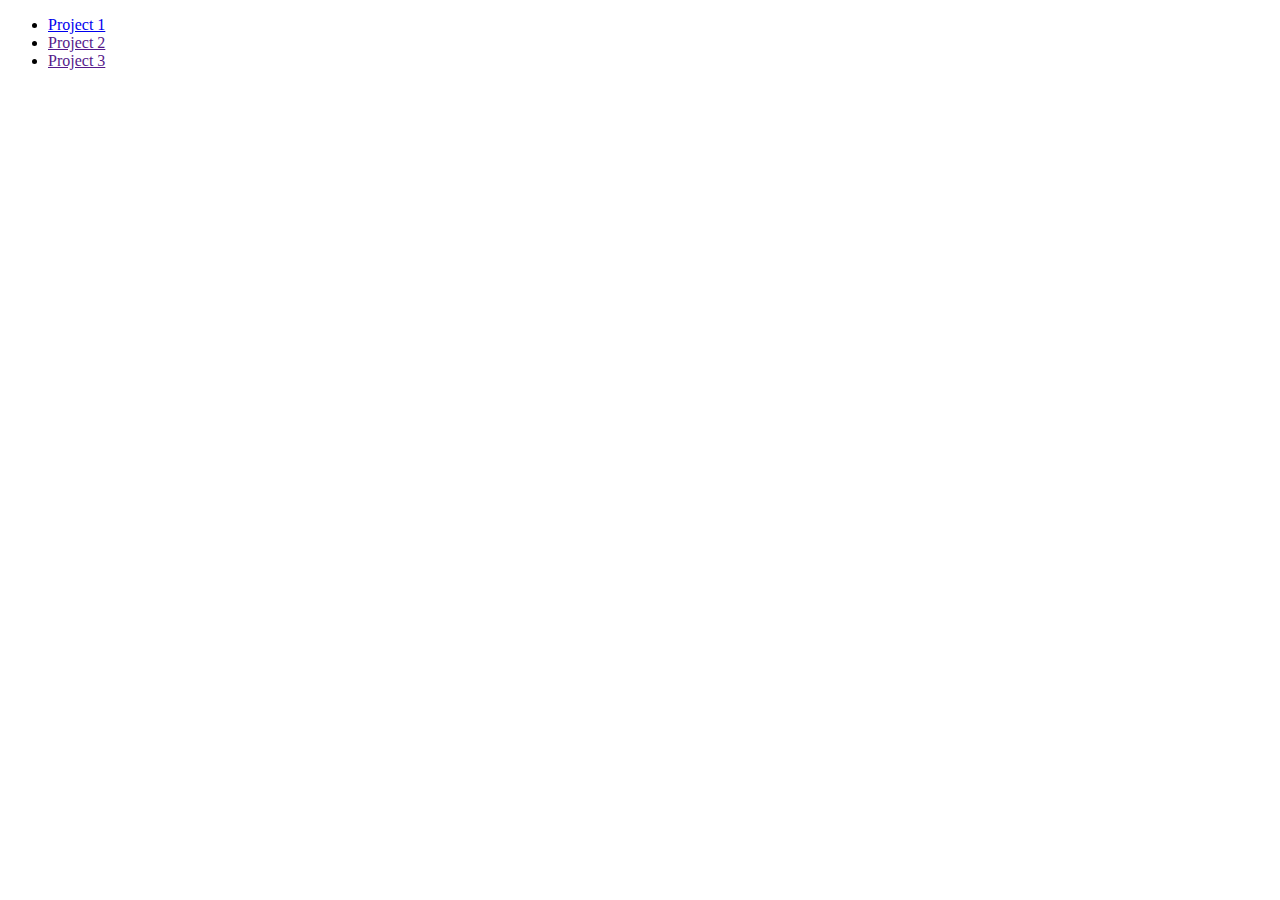
<file: index.html>
<!DOCTYPE html>
<html lang="en">
  <head>
    <meta charset="UTF-8" />
    <meta name="viewport" content="width=device-width, initial-scale=1.0" />
    <title>FrontBlocks</title>
  </head>
  <body>
    <ul>
      <li><a href="projects/./project1/index.html">Project 1</a></li>
      <li><a href="">Project 2</a></li>
      <li><a href="">Project 3</a></li>
    </ul>
  </body>
</html>
</file>
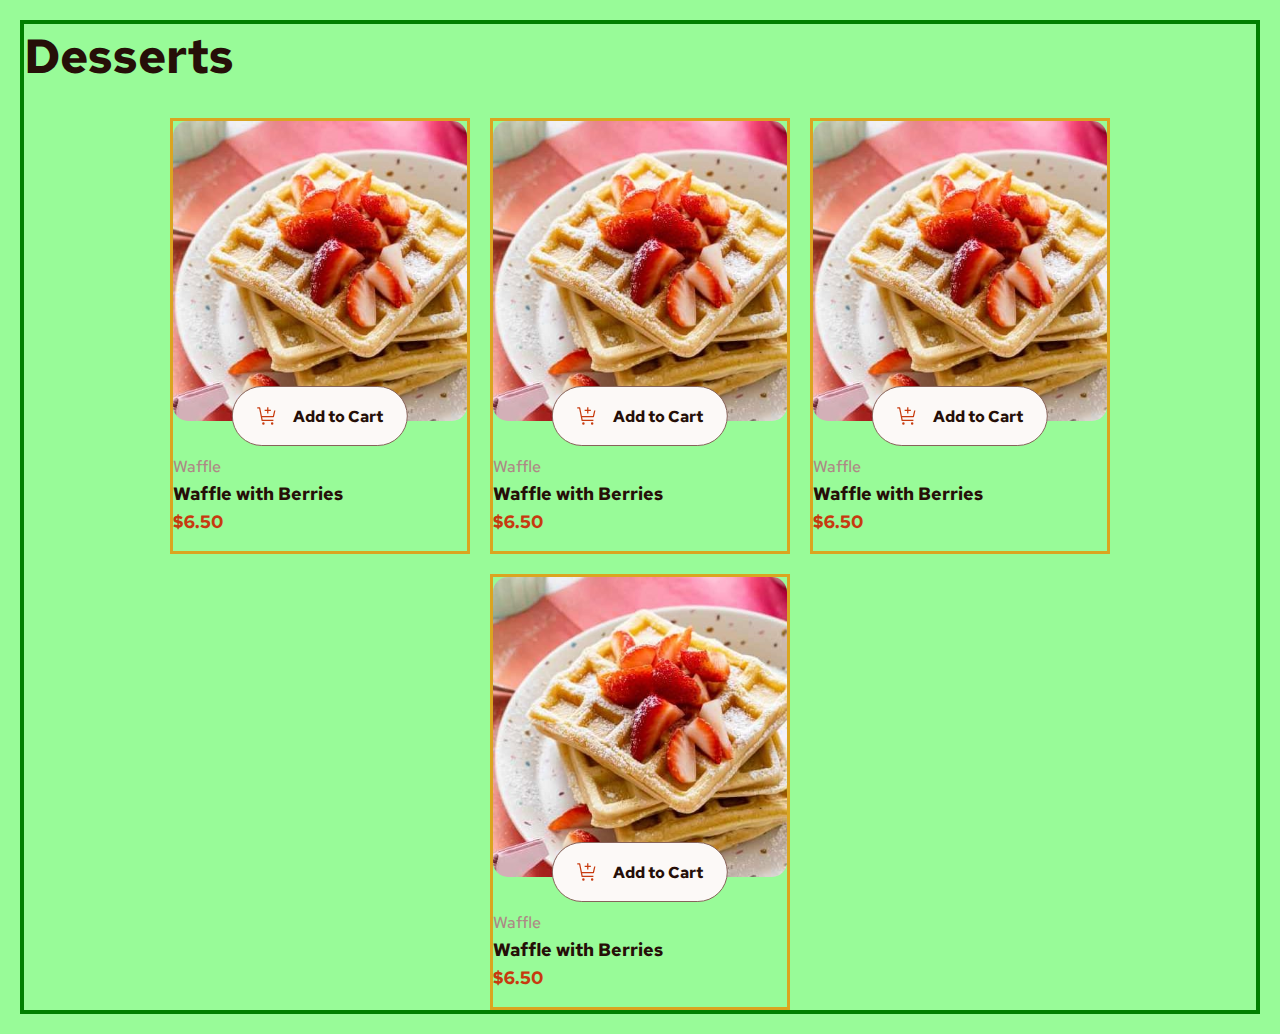
<file: projects/project1/index.html>
<!DOCTYPE html>
<html lang="en">
  <head>
    <meta charset="UTF-8" />
    <meta name="viewport" content="width=device-width, initial-scale=1.0" />
    <title>Product list with cart</title>
    <link rel="stylesheet" href="./styles.css" />
  </head>
  <body>
    <div class="desserts">
      <h1>Desserts</h1>

      <div class="menu_desserts">
        <div class="dessert">
          <div class="thumbnail"></div>
          <div class="dessert_info">
            <div class="dessert_name">Waffle</div>
            <div class="dessert_description">Waffle with Berries</div>
            <div class="dessert_price">$6.50</div>

            <div class="add_button">
              <div class="cart_icon"></div>
              <div class="button_text">Add to Cart</div>
            </div>
          </div>
        </div>

        <div class="dessert">
          <div class="thumbnail"></div>
          <div class="dessert_info">
            <div class="dessert_name">Waffle</div>
            <div class="dessert_description">Waffle with Berries</div>
            <div class="dessert_price">$6.50</div>

            <div class="add_button">
              <div class="cart_icon"></div>
              <div class="button_text">Add to Cart</div>
            </div>
          </div>
        </div>

        <div class="dessert">
          <div class="thumbnail"></div>
          <div class="dessert_info">
            <div class="dessert_name">Waffle</div>
            <div class="dessert_description">Waffle with Berries</div>
            <div class="dessert_price">$6.50</div>

            <div class="add_button">
              <div class="cart_icon"></div>
              <div class="button_text">Add to Cart</div>
            </div>
          </div>
        </div>

        <div class="dessert">
          <div class="thumbnail"></div>
          <div class="dessert_info">
            <div class="dessert_name">Waffle</div>
            <div class="dessert_description">Waffle with Berries</div>
            <div class="dessert_price">$6.50</div>

            <div class="add_button">
              <div class="cart_icon"></div>
              <div class="button_text">Add to Cart</div>
            </div>
          </div>
        </div>
      </div>
    </div>

    <div class="cart"></div>
    <script src="./script.js"></script>
  </body>
</html>
</file>
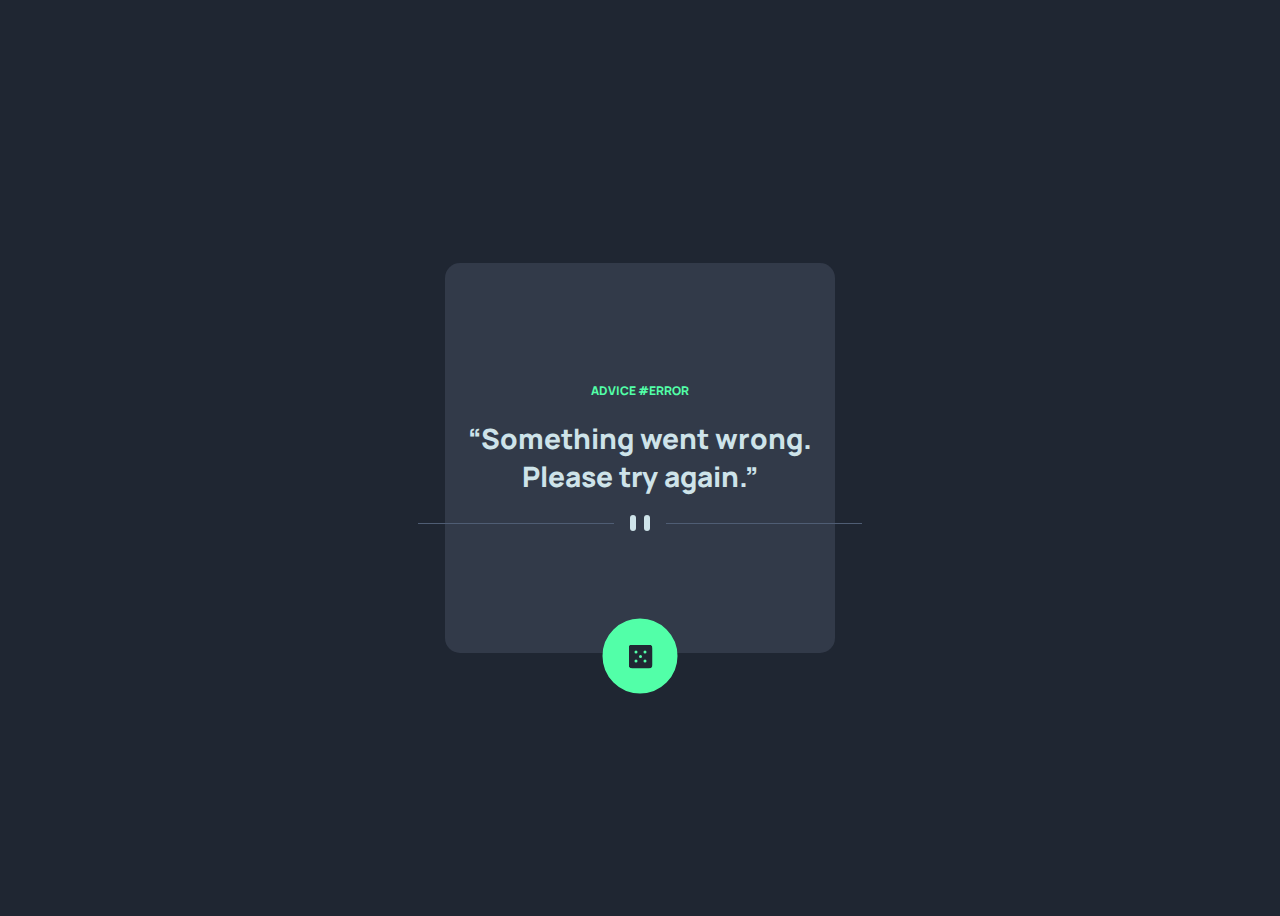
<file: projects/project2/index.html>
<!DOCTYPE html>
<html lang="en">
  <head>
    <meta charset="UTF-8" />
    <meta name="viewport" content="width=device-width, initial-scale=1.0" />
    <meta name="description" content="Advice generator app" />
    <meta name="keywords" content="Advice, Advice generator, Motivation" />
    <title>Advice generator app</title>
    <link rel="stylesheet" href="./styles.css" />
  </head>
  <body>
    <div class="container">
      <div class="advice_number"></div>

      <q class="advice_text"></q>

      <div class="pause">
        <picture>
          <source
            media="(min-width: 768px)"
            srcset="./assets/pattern-divider-desktop.svg"
          />
          <img src="./assets/pattern-divider-mobile.svg" alt="icon divider" />
        </picture>
      </div>

      <button class="dice">
        <img src="./assets/icon-dice.svg" alt="icon dice" />
      </button>
    </div>

    <script src="./script.js"></script>
  </body>
</html>
</file>
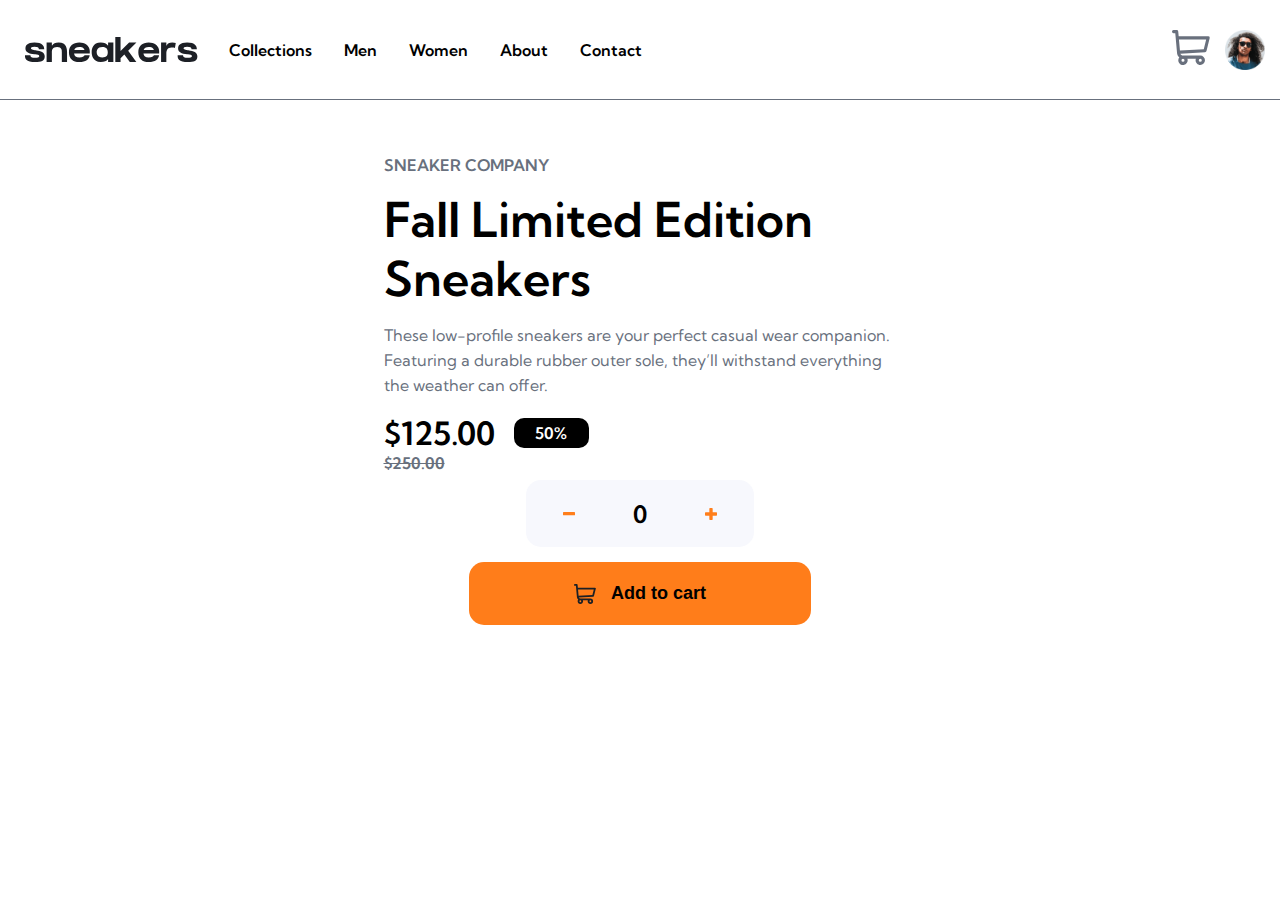
<file: projects/project5/index.html>
<!DOCTYPE html>
<html lang="en">
  <head>
    <meta charset="UTF-8" />
    <meta name="viewport" content="width=device-width, initial-scale=1.0" />
    <meta name="description" content="E-commerce product page" />
    <title>E-commerce product page</title>
    <link rel="stylesheet" href="./styles.css" />
  </head>
  <body>
    <header>
      <nav>
        <section class="menu_section nav_section">
          <!-- navBar -->
          <div id="myModal">
            <div class="topnav" id="myTopnav">
              <a href="#collections" class="collections">Collections</a>
              <a href="#men">Men</a>
              <a href="#women">Women</a>
              <a href="#about">About</a>
              <a href="#contact">Contact</a>

              <img
                id="menu"
                class="menu_icon icon"
                src="./assets/icon-menu.svg"
                alt="icon"
              />

              <img
                id="closeMenu"
                class="close_icon"
                src="./assets/icon-close.svg"
                alt="icon"
              />
            </div>
          </div>

          <img src="./assets/logo.svg" alt="brand logo" class="brand_logo" />
        </section>

        <section class="cart_section nav_section">
          <div id="shoppingCart" class="shopping_cart">
            <img src="./assets/icon-cart.svg" alt="icon" class="icon_cart" />

            <p id="itemsInCart" class="items_in_cart"></p>
          </div>

          <section class="cart_popup" id="cartPopup">
            <div class="cart_notification"><p>Cart</p></div>

            <div class="cart_body">
              <p class="cart_body_p">Your cart is empty.</p>

              <div class="cart_oder">
                <div class="checkout_order">
                  <div class="order_popup">
                    <img
                      src="./assets/image-product-1-thumbnail.jpg"
                      alt="product"
                      class="product_cart_img"
                    />

                    <div class="paragraph_cart">
                      <p class="fall_limited">Fall Limited Edition Sneakers</p>

                      <p class="quantity_total">
                        $125.00 x
                        <span id="quantity" class="quantity_total"></span
                        ><span class="totalUSD" id="totalUSD"></span>
                      </p>
                    </div>
                  </div>

                  <img
                    src="./assets/icon-delete.svg"
                    alt="icon"
                    class="delete_icon"
                    id="deleteButton"
                  />
                </div>

                <div class="checkout_button">
                  <button id="checkoutButton">
                    <p>Checkout</p>
                  </button>
                </div>
              </div>
            </div>
          </section>

          <img src="./assets/image-avatar.png" alt="avatar" class="avatar" />
        </section>
      </nav>
    </header>

    <main>
      <div class="slideshow_container">
        <div class="mySlides fade">
          <img
            src="./assets/image-product-1.jpg"
            class="product_img"
            alt="product image"
          />
        </div>

        <div class="mySlides fade">
          <img
            src="./assets/image-product-2.jpg"
            class="product_img"
            alt="product image"
          />
        </div>

        <div class="mySlides fade">
          <img
            src="./assets/image-product-3.jpg"
            class="product_img"
            alt="product image"
          />
        </div>

        <div class="mySlides fade">
          <img
            src="./assets/image-product-4.jpg"
            class="product_img"
            alt="product image"
          />
        </div>

        <a class="prev" id="previous">
          <img src="./assets/icon-previous.svg" alt="icon" />
        </a>
        <a class="next" id="next">
          <img src="./assets/icon-next.svg" alt="icon"
        /></a>
      </div>

      <article class="info">
        <p class="title">SNEAKER COMPANY</p>
        <p class="heading">Fall Limited Edition <br />Sneakers</p>

        <p class="shoe_info">
          These low-profile sneakers are your perfect casual wear companion.
          Featuring a durable rubber outer sole, they’ll withstand everything
          the weather can offer.
        </p>

        <div class="price_container">
          <div class="price_child_one">
            <p class="current_price">$125.00</p>
            <p class="discount">50%</p>
          </div>

          <div class="price_child_two">$250.00</div>
        </div>
        <!-- -->
        <div class="counter">
          <img
            id="decrease"
            class="decrease"
            src="./assets/icon-minus.svg"
            alt="icon"
          />

          <p id="numberOfItems" class="number_of_items">0</p>

          <img
            id="increase"
            class="increase"
            src="./assets/icon-plus.svg"
            alt="icon"
          />
        </div>

        <button id="addToCart" class="addToCartButton">
          <svg width="22" height="20" xmlns="http://www.w3.org/2000/svg">
            <path
              d="M20.925 3.641H3.863L3.61.816A.896.896 0 0 0 2.717 0H.897a.896.896 0 1 0 0 1.792h1l1.031 11.483c.073.828.52 1.726 1.291 2.336C2.83 17.385 4.099 20 6.359 20c1.875 0 3.197-1.87 2.554-3.642h4.905c-.642 1.77.677 3.642 2.555 3.642a2.72 2.72 0 0 0 2.717-2.717 2.72 2.72 0 0 0-2.717-2.717H6.365c-.681 0-1.274-.41-1.53-1.009l14.321-.842a.896.896 0 0 0 .817-.677l1.821-7.283a.897.897 0 0 0-.87-1.114ZM6.358 18.208a.926.926 0 0 1 0-1.85.926.926 0 0 1 0 1.85Zm10.015 0a.926.926 0 0 1 0-1.85.926.926 0 0 1 0 1.85Zm2.021-7.243-13.8.81-.57-6.341h15.753l-1.383 5.53Z"
              fill="hsl(220, 13%, 13%)"
              fill-rule="nonzero"
            />
          </svg>

          <p>Add to cart</p>
        </button>
      </article>
    </main>

    <script src="./script.js"></script>
  </body>
</html>
</file>
<file: projects/project1/styles.css>
@import url("https://fonts.googleapis.com/css2?family=Red+Hat+Text:ital,wght@0,300..700;1,300..700&display=swap");
/* Mobile: 375px - Desktop: 1440px */
* {
  margin: 0;
  padding: 0;
  box-sizing: border-box;
}

body {
  font-family: "Red Hat Text", sans-serif;
  font-optical-sizing: auto;
  font-style: normal;
  font-weight: 700;
  font-size: 24px;
  text-align: center;
  display: flex;
  flex-direction: column;
  background: hsl(20, 50%, 98%);
  min-height: 100vh;
  padding: 20px;
}

.dessert_info, .dessert {
  display: flex;
  flex-direction: column;
}

.desserts {
  border: 4px solid green;
}
.desserts h1 {
  color: hsl(14, 65%, 9%);
  text-align: left;
  margin-bottom: 30px;
}

.menu_desserts {
  display: flex;
  justify-content: center;
  align-items: center;
  flex-direction: column;
  gap: 20px;
}

.dessert {
  width: 100%; /* */
}

.thumbnail {
  height: 300px;
  width: 100%;
  background-image: url("/projects/project1/assets/images/image-waffle-mobile.jpg");
  background-repeat: no-repeat;
  background-size: cover;
  background-position: center center;
  border-radius: 15px;
}

.dessert_info {
  align-items: flex-start;
  gap: 5px;
  height: 130px;
  position: relative;
}

.dessert_name {
  font-family: "Red Hat Text", sans-serif;
  font-optical-sizing: auto;
  font-style: normal;
  font-weight: 500;
  font-size: 16px;
  text-align: center;
  color: hsl(7, 20%, 60%);
  margin-top: 35px;
}

.dessert_description {
  font-family: "Red Hat Text", sans-serif;
  font-optical-sizing: auto;
  font-style: normal;
  font-weight: 700;
  font-size: 18px;
  text-align: center;
  color: hsl(14, 65%, 9%);
}

.dessert_price {
  font-family: "Red Hat Text", sans-serif;
  font-optical-sizing: auto;
  font-style: normal;
  font-weight: 700;
  font-size: 18px;
  text-align: center;
  color: hsl(14, 86%, 42%);
}

.add_button {
  width: 60%;
  height: 60px;
  border: 1px solid hsl(12, 20%, 44%);
  border-radius: 50px;
  background-color: hsl(20, 50%, 98%);
  display: flex;
  justify-content: center;
  align-items: center;
  gap: 15px;
  position: absolute;
  top: -5px;
  left: 50%;
  transform: translate(-50%, -50%);
}
.add_button:hover {
  cursor: pointer;
}

.button_text {
  font-family: "Red Hat Text", sans-serif;
  font-optical-sizing: auto;
  font-style: normal;
  font-weight: 700;
  font-size: 16px;
  text-align: center;
  color: hsl(14, 65%, 9%);
}

.cart_icon {
  background-image: url("/projects/project1/assets/images/icon-add-to-cart.svg");
  width: 21px;
  height: 20px;
}

/* */
.cart {
  background-color: lightcoral;
}

@media screen and (min-width: 768px) {
  body {
    background: palevioletred;
  }
  .dessert {
    border: 3px solid goldenrod;
    width: 300px;
  }
  .menu_desserts {
    flex-direction: row;
    flex-wrap: wrap;
  }
}
@media screen and (min-width: 1200px) {
  body {
    background: palegreen;
  }
}

/*# sourceMappingURL=styles.css.map */
</file>
<file: projects/project2/styles.css>
/* 
- Mobile: 375px
- Desktop: 1440px
 These are just the design sizes. Ensure content is responsive and meets WCAG requirements by testing the full range of screen sizes from 320px to large screens.
- Font size (quote): 28px
*/
@import url("https://fonts.googleapis.com/css2?family=Manrope:wght@200..800&display=swap");
.dice, .pause, .container {
  display: flex;
  justify-content: center;
  align-items: center;
}

body {
  background-color: hsl(218, 23%, 16%);
  display: flex;
  justify-content: center;
  align-items: center;
  min-height: 100vh;
}

.container {
  background: hsl(217, 19%, 24%);
  border-radius: 15px;
  height: 350px;
  width: 350px;
  padding: 20px;
  flex-direction: column;
  gap: 20px;
  position: relative;
}

.advice_number {
  color: hsl(150, 100%, 66%);
  font-family: "Manrope", sans-serif;
  font-optical-sizing: auto;
  font-style: normal;
  font-weight: 800;
  font-size: 12px;
  text-align: center;
  text-transform: uppercase;
}

.advice_text {
  color: hsl(193, 38%, 86%);
  font-family: "Manrope", sans-serif;
  font-optical-sizing: auto;
  font-style: normal;
  font-weight: 800;
  font-size: 28px;
  text-align: center;
}

.pause {
  width: 100%;
  height: auto;
}

.dice {
  height: 75px;
  width: 75px;
  border: 3px solid hsl(150, 100%, 66%);
  border-radius: 50%;
  background-color: hsl(150, 100%, 66%);
  position: absolute;
  bottom: -20%;
  left: 50%;
  transform: translate(-50%, -50%);
}
.dice:hover {
  cursor: pointer;
}

/*# sourceMappingURL=styles.css.map */
</file>
<file: projects/project5/styles.css>
@import url("https://fonts.googleapis.com/css2?family=Kumbh+Sans:wght@100..900&display=swap");
.checkout_button, .order_popup, .cart_body, button, .discount, .info,
.price_buttons, .prev,
.next, body {
  display: flex;
  justify-content: center;
  align-items: center;
}

* {
  margin: 0;
  padding: 0;
  box-sizing: border-box;
}

body {
  font-family: "Kumbh Sans", sans-serif;
  font-optical-sizing: auto;
  font-weight: 400;
  font-size: 16px;
  text-align: center;
  background-color: hsl(0, 0%, 100%);
  flex-direction: column;
  position: relative;
}

header {
  width: 100%;
}

main,
nav {
  display: flex;
}

main {
  margin-top: 40px;
  margin-bottom: 30px;
  flex-direction: column;
  width: 400px;
}

nav {
  height: 100px;
}

/* */
.nav_section {
  display: flex;
  align-items: center;
  gap: 15px;
}

.menu_section {
  width: 70%;
  justify-content: left;
}

.cart_section {
  width: 30%;
  justify-content: right;
}

.menu_icon {
  margin-left: 15px;
  height: 25px;
}
.menu_icon:hover {
  cursor: pointer;
}

.close_icon {
  height: 35px;
}
.close_icon:hover {
  cursor: pointer;
}

.brand_logo {
  height: 25px;
}

.icon_cart {
  height: 35px;
}

.shopping_cart {
  position: relative;
}
.shopping_cart:hover {
  cursor: pointer;
}

.items_in_cart {
  position: absolute;
  top: -10px;
  right: -10px;
  border-radius: 10px;
  width: 35px;
  background: hsl(26, 100%, 55%);
  color: hsl(0, 0%, 100%);
  font-weight: 600;
  display: none;
}

.show_items_in_cart {
  display: block;
}

.avatar {
  height: 40px;
  margin-right: 15px;
}

/* slider */
.mySlides {
  display: none;
}

/* Slideshow container */
.slideshow_container {
  max-width: 400px;
  position: relative;
  margin: auto;
}

.product_img {
  width: 100%;
}

/* Next & previous buttons */
.prev,
.next {
  cursor: pointer;
  position: absolute;
  top: 50%;
  margin-top: -22px;
  width: 50px;
  height: 50px;
  user-select: none;
  background: hsl(0, 0%, 100%);
  border-radius: 50%;
  transition: 0.6s ease;
}

/* Position the "next button" to the right */
.next {
  right: 0;
}

/* Fading animation */
.fade {
  animation: fadeIn 0.8s ease-in-out both;
}

@keyframes fadeIn {
  from {
    opacity: 0.4;
  }
  to {
    opacity: 1;
  }
}
/* On smaller screens, decrease text size */
@media only screen and (max-width: 300px) {
  .prev,
  .next {
    font-size: 11px;
  }
}
/* info section */
.info {
  max-width: 400px;
}

.info,
.price_buttons {
  flex-direction: column;
}

.title,
.heading,
.shoe_info,
.price_container,
.counter,
button,
.price_buttons {
  width: 90%;
}

.title {
  color: hsl(219, 9%, 45%);
  font-weight: 600;
  text-align: left;
  margin-top: 15px;
  margin-bottom: 15px;
}

.heading {
  text-align: left;
  color: hsl(0, 0%, 0%);
  font-weight: 600;
  font-size: 32px;
  margin-bottom: 15px;
}

.shoe_info {
  text-align: left;
  line-height: 25px;
  color: hsl(219, 9%, 45%);
  margin-bottom: 15px;
}

/* */
.price_container {
  display: flex;
  height: 80px;
}

.price_child_one,
.price_child_two {
  display: flex;
  align-items: center;
}

.price_child_one {
  justify-content: space-around;
  width: 60%;
}

.price_child_two {
  justify-content: center;
  width: 40%;
}

.current_price {
  color: hsl(0, 0%, 0%);
  font-weight: 600;
  font-size: 32px;
}

.discount {
  font-weight: 600;
  color: hsl(0, 0%, 100%);
  background: hsl(0, 0%, 0%);
  border-radius: 10px;
  width: 75px;
  height: 30px;
}

.price_child_two {
  color: hsl(219, 9%, 45%);
  text-decoration: line-through;
  font-weight: 600;
}

.counter {
  height: 80px;
  display: flex;
  justify-content: space-around;
  align-items: center;
  background: hsl(223, 64%, 98%);
  margin-bottom: 15px;
  border-radius: 15px;
  font-size: 24px;
  font-weight: 600;
}

.decrease,
.increase {
  padding: 15px;
  height: auto;
}
.decrease:hover,
.increase:hover {
  cursor: pointer;
}

button {
  border: none;
  border-radius: 15px;
  height: 75px;
  background: hsl(26, 100%, 55%);
}
button p {
  font-weight: 600;
  font-size: 18px;
  color: hsl(0, 0%, 0%);
}
button:hover {
  cursor: pointer;
}

.addToCartButton {
  gap: 15px;
  margin-bottom: 15px;
}

.topnav {
  background: hsl(0, 0%, 100%);
  display: flex;
}

.topnav a {
  color: hsl(0, 0%, 0%);
  font-weight: 600;
  font-size: 16px;
  padding: 14px 16px;
  text-decoration: none;
  position: relative;
}

.topnav .icon {
  display: none;
}

.topnav .close_icon {
  display: none;
}

.topnav a::after {
  content: "";
  position: absolute;
  bottom: 0;
  left: 0;
  height: 5px;
  width: 0;
  background-color: hsl(26, 100%, 55%);
  transition: width 0.3s ease;
}

.topnav a:hover::after {
  width: 100%;
}

/* */
.cart_popup {
  background: hsl(0, 0%, 100%);
  height: 290px;
  width: 390px;
  border-radius: 15px;
  box-shadow: 0 4px 8px 0 rgba(0, 0, 0, 0.2), 0 6px 20px 0 rgba(0, 0, 0, 0.19);
  margin-bottom: 150px;
  flex-direction: column;
  opacity: 0;
  display: none;
  transition: opacity 0.5s ease, display 0.5s ease;
  /* */
  position: absolute;
  top: 23%;
  left: 50%;
  transform: translate(-50%, -50%);
  z-index: 1;
}

/* Visible state */
.show {
  opacity: 1;
  display: flex;
}

.cart_notification {
  height: 20%;
  text-align: left;
  border-bottom: 1px solid hsl(219, 9%, 45%);
}
.cart_notification p {
  margin-top: 10px;
  margin-left: 20px;
}

.cart_body {
  height: 80%;
}

.cart_body_p {
  color: hsl(219, 9%, 45%);
  display: flex;
}

.cart_oder {
  height: 100%;
  width: 100%;
  display: none;
  flex-direction: column;
}

.checkout_order {
  height: 60%;
  display: flex;
  justify-content: space-around;
  align-items: center;
}

/* add class */
.show_popup {
  display: flex;
}

/*  hide */
.hide_popup {
  display: none;
}

.product_cart_img {
  height: 60px;
  width: 60px;
  border-radius: 5px;
}

.paragraph_cart {
  margin-left: 5px;
}

.fall_limited,
.quantity_total {
  color: hsl(219, 9%, 45%);
  font-weight: 500;
}

.totalUSD {
  color: hsl(0, 0%, 0%);
}

.delete_icon {
  height: 40px;
  width: 30px;
}
.delete_icon:hover {
  cursor: pointer;
}

.checkout_button {
  height: 40%;
}

.slide_gallery {
  display: none;
}

/* MQ */
@media screen and (max-width: 800px) {
  .topnav a {
    display: none;
  }
  .topnav img.icon {
    display: block;
  }
}
@keyframes slide-in-left {
  0% {
    -webkit-transform: translateX(-1000px);
    transform: translateX(-1000px);
    opacity: 0;
  }
  100% {
    -webkit-transform: translateX(0);
    transform: translateX(0);
    opacity: 1;
  }
}
/* */
@media screen and (max-width: 800px) {
  .modal {
    position: fixed;
    z-index: 1;
    padding-top: 100px;
    left: 0;
    top: 0;
    width: 100%;
    height: 100%;
    overflow: auto;
    background-color: rgb(0, 0, 0);
    background-color: rgba(0, 0, 0, 0.4);
  }
  .topnav.responsive {
    position: absolute;
    top: 0;
    z-index: 1;
    width: 60%;
    height: 100%;
    flex-direction: column;
    animation: slide-in-left 0.6s cubic-bezier(0.25, 0.46, 0.45, 0.94) both;
  }
  .topnav.responsive .icon {
    display: none;
  }
  .topnav.responsive .close_icon {
    display: block;
    position: absolute;
    top: 30px;
    left: 15px;
  }
  .topnav.responsive a {
    display: flex;
    text-align: left;
  }
  .collections {
    margin-top: 100px;
  }
}
@media screen and (min-width: 800px) {
  .menu_section {
    flex-direction: row-reverse;
  }
  .brand_logo {
    margin-left: 25px;
  }
}
@media screen and (min-width: 1024px) {
  nav {
    border-bottom: 1px solid hsl(219, 9%, 45%);
  }
  main {
    flex-direction: row;
    justify-content: center;
    width: 75%;
    height: 500px;
  }
  .heading {
    font-size: 48px;
  }
  .info {
    max-width: 570px;
  }
  .counter {
    width: 40%;
  }
  button {
    width: 60%;
  }
  .price_buttons {
    flex-direction: row;
    gap: 10px;
  }
  .price_container {
    flex-direction: column;
  }
  .slideshow_container {
    display: none;
  }
  .slide_gallery {
    display: flex;
    flex-direction: column;
    width: 400px;
  }
  .preview {
    height: 70%;
  }
  .preview img {
    height: 100%;
    width: auto;
    border-radius: 5px;
  }
  .thumbnails {
    height: 30%;
    display: flex;
    justify-content: space-between;
    align-items: center;
  }
  .thumbnails img {
    border-radius: 5px;
    height: 80px;
    cursor: pointer;
    border: 3px solid transparent;
  }
  .thumbnails img.active {
    border-color: hsl(26, 100%, 55%);
  }
  .preview img {
    display: none;
    width: 100%;
  }
  .preview img.active {
    display: block;
  }
  .price_child_one {
    justify-content: space-between;
    width: 40%;
  }
  .price_child_two {
    justify-content: left;
  }
  .cart_popup {
    top: 35%;
  }
}

/*# sourceMappingURL=styles.css.map */
</file>
